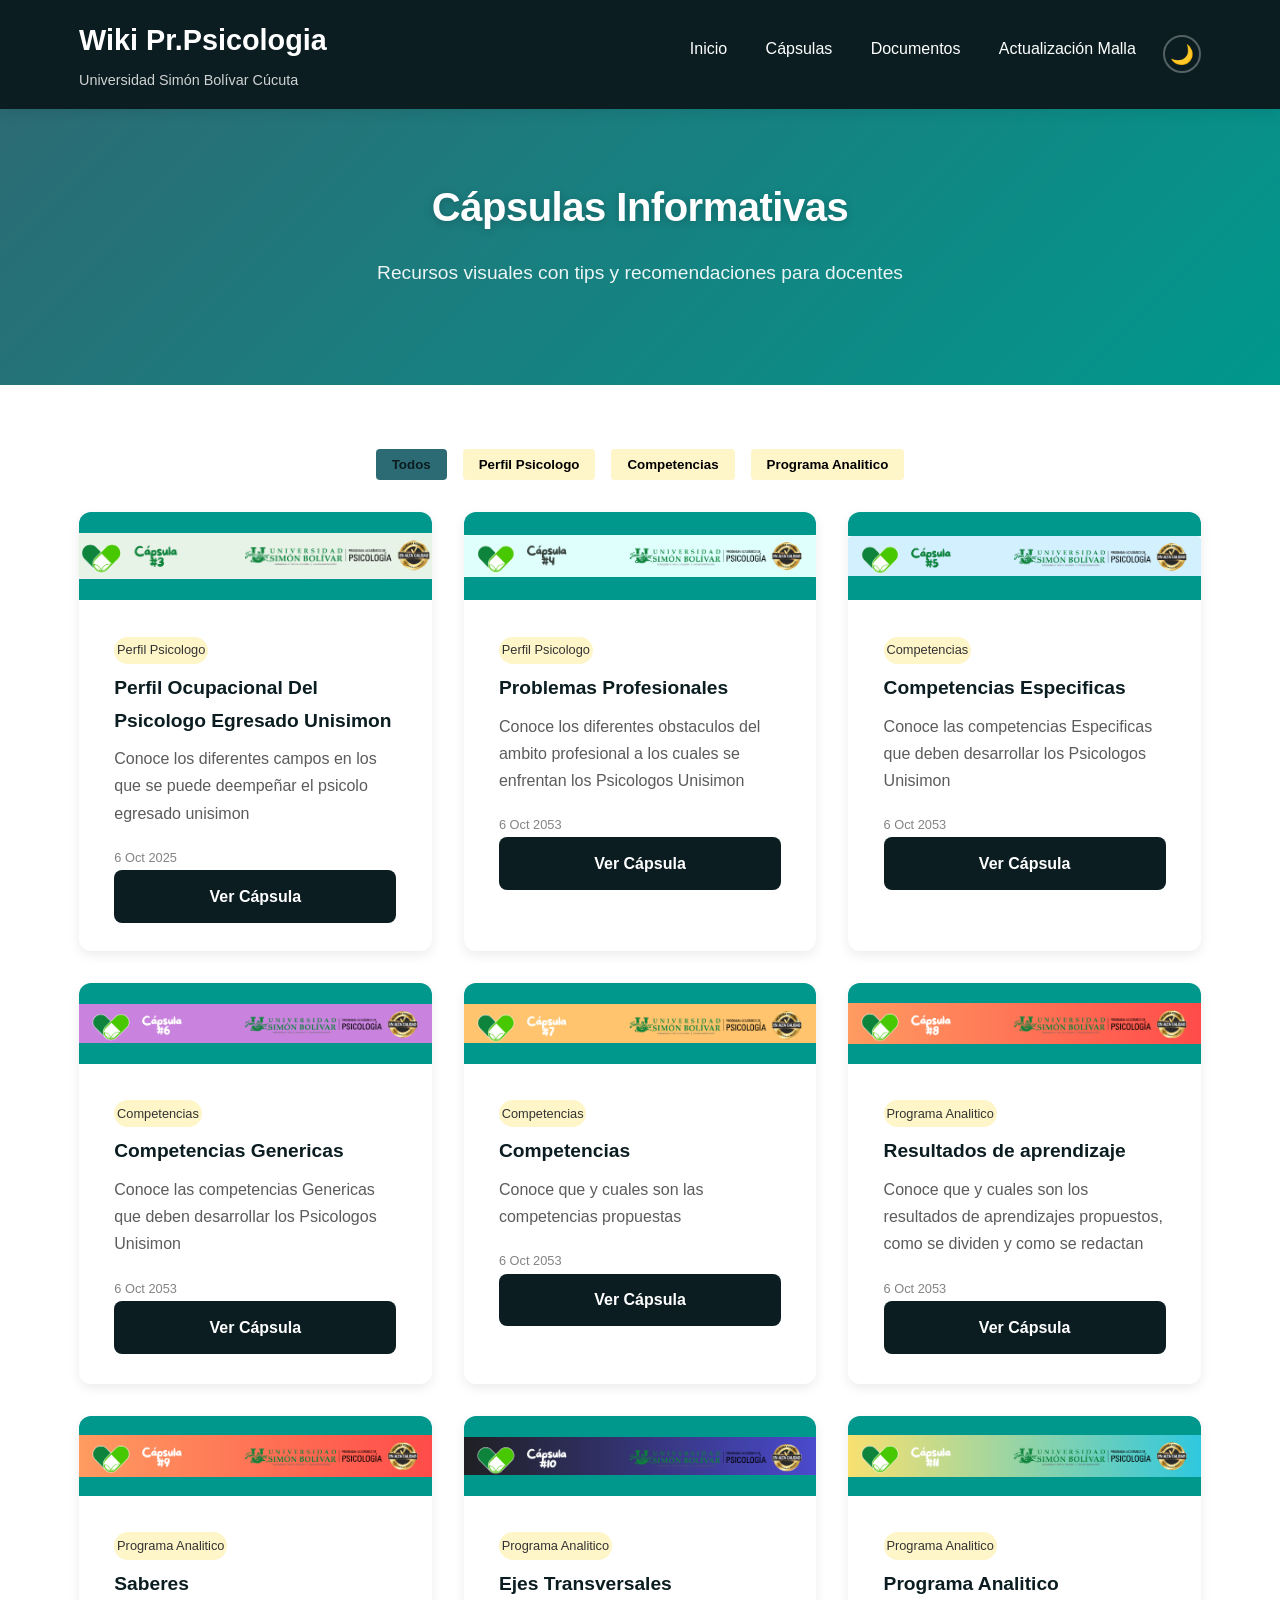
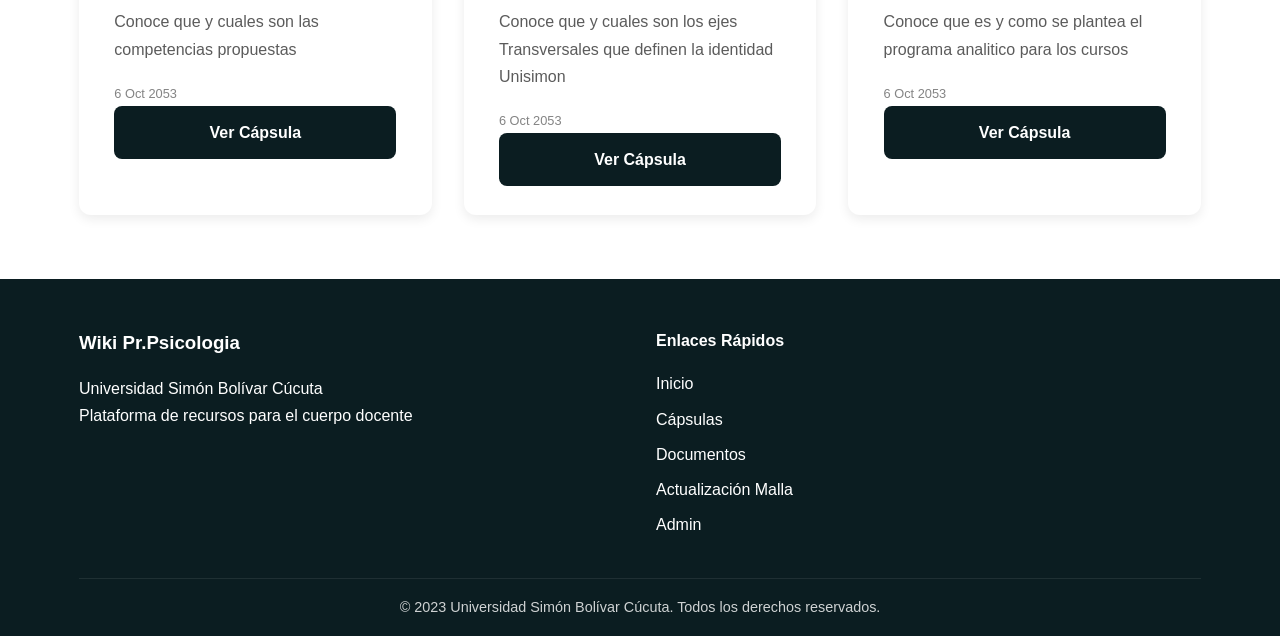
<file: html/main-capsulas.htm>
<!DOCTYPE html>
<html lang="es">
<head>
    <meta charset="UTF-8">
    <meta name="viewport" content="width=device-width, initial-scale=1.0">
    <title>Cápsulas Informativas - Wiki Pr.Psicologia</title>
    <link rel="stylesheet" href="../css/style.css">
</head>
<body>
    <header class="header">
        <div class="container">
            <div class="logo">
                <h1>Wiki Pr.Psicologia</h1>
                <p>Universidad Simón Bolívar Cúcuta</p>
            </div>  
            <nav class="navbar">
                <ul class="nav-menu">
                    <li><a href="../index.html" class="nav-link">Inicio</a></li>
                    <li><a href="#inicio-capsulas" class="nav-link active">Cápsulas</a></li>
                    <li><a href="../html/documentos.html" class="nav-link">Documentos</a></li>
                    <li><a href="../html/maya.html" class="nav-link">Actualización Malla</a></li>
                    <li><button id="theme-toggle" class="theme-toggle" aria-label="Cambiar modo oscuro">🌙</button></li>
                </ul>
                <div class="hamburger">
                    <span></span>
                    <span></span>
                    <span></span>
                </div>
            </nav>
        </div>
    </header>

    <section id="inicio-capsulas" class="hero">
        <div class="container">
            <div class="hero-content">
                <h2>Cápsulas Informativas</h2>
                <p>Recursos visuales con tips y recomendaciones para docentes</p>
            </div>
        </div>
    </section>

    <section class="capsulas-lista">
        <div class="container">
            <div class="filtro">
                <button class="filtro-btn active" data-filtro="todos">Todos</button>
                <button class="filtro-btn" data-filtro="Perfil Psicologo">Perfil Psicologo</button>
                <button class="filtro-btn" data-filtro="Competencias">Competencias</button>
                <button class="filtro-btn" data-filtro="Programa Analitico">Programa Analitico</button>
            </div>
            
            <div class="capsulas-grid">
                <!-- ---------------------------------------------------------------------------------------------------  -->
                <!-- ejemplo capsula 
                        copiar y pegar el fragmento de codigo y reemplazar lo que se encuentr entre parentesis con la informacion solicitada 
                -->
                <!-- 
                
                <div class="capsula-card" data-categoria="pedagogia">
                    <div class="capsula-img">
                        <img src="../img/capsulas/
                        
                        (archivo del banner de la capsula.jpg,png,etc..)
                        
                        "

                        alt="

                        (nombre de la capsula)

                        ">
                    </div>
                    <div class="capsula-content">
                        <span class="capsula-categoria">

                            (nombre de la categoria) 
                        
                        </span>
                        <h3 class="capsula-titulo">

                            (nombre de la capsula)

                        </h3>
                        <p class="capsula-descripcion">
                            
                            (Descripcion de la capsula)
                        
                        </p>
                        <span class="capsula-fecha">

                            (Fecha en la que se esta subiendo esta capsula)
                        
                        </span>

                        <a href="../img/capsulas/
                        
                        (archivo dde la capsula.png,jpg,etc..)
                        
                        " class="btn-c">Ver Cápsula</a>

                    </div>
                </div> 
                
                -->

                <!-- Cápsula 3 -->
                <div class="capsula-card" data-categoria="Perfil Psicologo">
                    <div class="capsula-img">
                        <img src="../img/capsulas/Capsula3Banner.png" width="100%" alt="Plataformas Virtuales">
                    </div>
                    <div class="capsula-content">
                        <span class="capsula-categoria">Perfil Psicologo</span>
                        <h3 class="capsula-titulo">Perfil Ocupacional Del Psicologo Egresado Unisimon</h3>
                        <p class="capsula-descripcion">Conoce los diferentes campos en los que se puede deempeñar el psicolo egresado unisimon</p>
                        <span class="capsula-fecha">6 Oct 2025</span>
                        <a href="../img/capsulas/Capsula3PerfilOcupacional.png" class="btn-c">Ver Cápsula</a>
                    </div>
                </div>


                <!-- Cápsula 4 -->
                <div class="capsula-card" data-categoria="Perfil Psicologo">
                    <div class="capsula-img">
                        <img src="../img/capsulas/Capsula4Banner.png" width="100%" alt="Plataformas Virtuales">
                    </div>
                    <div class="capsula-content">
                        <span class="capsula-categoria">Perfil Psicologo</span>
                        <h3 class="capsula-titulo">Problemas Profesionales</h3>
                        <p class="capsula-descripcion">Conoce los diferentes obstaculos del ambito profesional a los cuales se enfrentan los Psicologos Unisimon</p>
                        <span class="capsula-fecha">6 Oct 2053</span>
                        <a href="../img/capsulas/Capsula4ProblemasProfesionales.png" class="btn-c">Ver Cápsula</a>
                    </div>
                </div>


                <!-- Cápsula 5 -->
                <div class="capsula-card" data-categoria="Competencias">
                    <div class="capsula-img">
                        <img src="../img/capsulas/Capsula5Banner.png" width="100%" alt="Plataformas Virtuales">
                    </div>
                    <div class="capsula-content">
                        <span class="capsula-categoria">Competencias</span>
                        <h3 class="capsula-titulo">Competencias Especificas</h3>
                        <p class="capsula-descripcion">Conoce las competencias Especificas que deben desarrollar los Psicologos Unisimon</p>
                        <span class="capsula-fecha">6 Oct 2053</span>
                        <a href="../img/capsulas/Capsula5CompetenciasEspecificas.png" class="btn-c">Ver Cápsula</a>
                    </div>
                </div>

                <!-- Cápsula 6 -->
                <div class="capsula-card" data-categoria="Competencias">
                    <div class="capsula-img">
                        <img src="../img/capsulas/Capsula6Banner.png" width="100%" alt="Plataformas Virtuales">
                    </div>
                    <div class="capsula-content">
                        <span class="capsula-categoria">Competencias</span>
                        <h3 class="capsula-titulo">Competencias Genericas</h3>
                        <p class="capsula-descripcion">Conoce las competencias Genericas que deben desarrollar los Psicologos Unisimon</p>
                        <span class="capsula-fecha">6 Oct 2053</span>
                        <a href="../img/capsulas/Capsula6CompetenciasGenericas.png" class="btn-c">Ver Cápsula</a>
                    </div>
                </div>

                <!-- Cápsula 7 -->
                <div class="capsula-card" data-categoria="Competencias">
                    <div class="capsula-img">
                        <img src="../img/capsulas/Capsula7Banner.png" width="100%" alt="Plataformas Virtuales">
                    </div>
                    <div class="capsula-content">
                        <span class="capsula-categoria">Competencias</span>
                        <h3 class="capsula-titulo">Competencias</h3>
                        <p class="capsula-descripcion">Conoce que y cuales son las competencias propuestas</p>
                        <span class="capsula-fecha">6 Oct 2053</span>
                        <a href="../img/capsulas/Capsula7Competencias.png" class="btn-c">Ver Cápsula</a>
                    </div>
                </div>

                <!-- Cápsula 8 -->
                <div class="capsula-card" data-categoria="Programa Analitico">
                    <div class="capsula-img">
                        <img src="../img/capsulas/Capsula8Banner.png" width="100%" alt="Plataformas Virtuales">
                    </div>
                    <div class="capsula-content">
                        <span class="capsula-categoria">Programa Analitico</span>
                        <h3 class="capsula-titulo">Resultados de aprendizaje</h3>
                        <p class="capsula-descripcion">Conoce que y cuales son los resultados de aprendizajes propuestos, como se dividen y como se redactan</p>
                        <span class="capsula-fecha">6 Oct 2053</span>
                        <a href="../img/capsulas/Capsula8Resultados.png" class="btn-c">Ver Cápsula</a>
                    </div>
                </div>

                <!-- Cápsula 9 -->
                <div class="capsula-card" data-categoria="Programa Analitico">
                    <div class="capsula-img">
                        <img src="../img/capsulas/Capsula9Banner.png" width="100%" alt="Plataformas Virtuales">
                    </div>
                    <div class="capsula-content">
                        <span class="capsula-categoria">Programa Analitico</span>
                        <h3 class="capsula-titulo">Saberes</h3>
                        <p class="capsula-descripcion">Conoce que y cuales son las competencias propuestas</p>
                        <span class="capsula-fecha">6 Oct 2053</span>
                        <a href="../img/capsulas/Capsula9Saberes.png" class="btn-c">Ver Cápsula</a>
                    </div>
                </div>

                <!-- Cápsula 10 -->
                <div class="capsula-card" data-categoria="Programa Analitico">
                    <div class="capsula-img">
                        <img src="../img/capsulas/Capsula10Banner.png" width="100%" alt="Plataformas Virtuales">
                    </div>
                    <div class="capsula-content">
                        <span class="capsula-categoria">Programa Analitico</span>
                        <h3 class="capsula-titulo">Ejes Transversales</h3>
                        <p class="capsula-descripcion">Conoce que y cuales son los ejes Transversales que definen la identidad Unisimon</p>
                        <span class="capsula-fecha">6 Oct 2053</span>
                        <a href="../img/capsulas/Capsula10EjesTransversales.png" class="btn-c">Ver Cápsula</a>
                    </div>
                </div>

                <!-- Cápsula 11 -->
                <div class="capsula-card" data-categoria="Programa Analitico">
                    <div class="capsula-img">
                        <img src="../img/capsulas/Capsula11Banner.png" width="100%" alt="Plataformas Virtuales">
                    </div>
                    <div class="capsula-content">
                        <span class="capsula-categoria">Programa Analitico</span>
                        <h3 class="capsula-titulo">Programa Analitico</h3>
                        <p class="capsula-descripcion">Conoce que es y como se plantea el programa analitico para los cursos</p>
                        <span class="capsula-fecha">6 Oct 2053</span>
                        <a href="../img/capsulas/Capsula11ProgramaAnalitico.png" class="btn-c">Ver Cápsula</a>
                    </div>
                </div>

                <!-- --------------------------------------------------------------------------------------  -->
            </div>
        </div>
    </section>

     <!-- Footer -->
    <footer class="footer">
        <div class="container">
            <div class="footer-content">
                <div class="footer-info">
                    <h3>Wiki Pr.Psicologia</h3>
                    <p>Universidad Simón Bolívar Cúcuta</p>
                    <p>Plataforma de recursos para el cuerpo docente</p>
                </div>
                <div class="footer-links">
                    <h4>Enlaces Rápidos</h4>
                    <ul>
                        <li><a href="../index.html">Inicio</a></li>
                        <li><a href="#inicio-capsulas">Cápsulas</a></li>
                        <li><a href="../html/documentos.html">Documentos</a></li>
                        <li><a href="../html/maya.html">Actualización Malla</a></li>
                        <li><a href="../admin.html">Admin</a></li>
                    </ul>
                </div>
            </div>
            <div class="footer-bottom">
                <p>&copy; 2023 Universidad Simón Bolívar Cúcuta. Todos los derechos reservados.</p>
            </div>
        </div>
    </footer>

    <script src="../js/capsulas.js"></script>
</body>
</html>
</file>
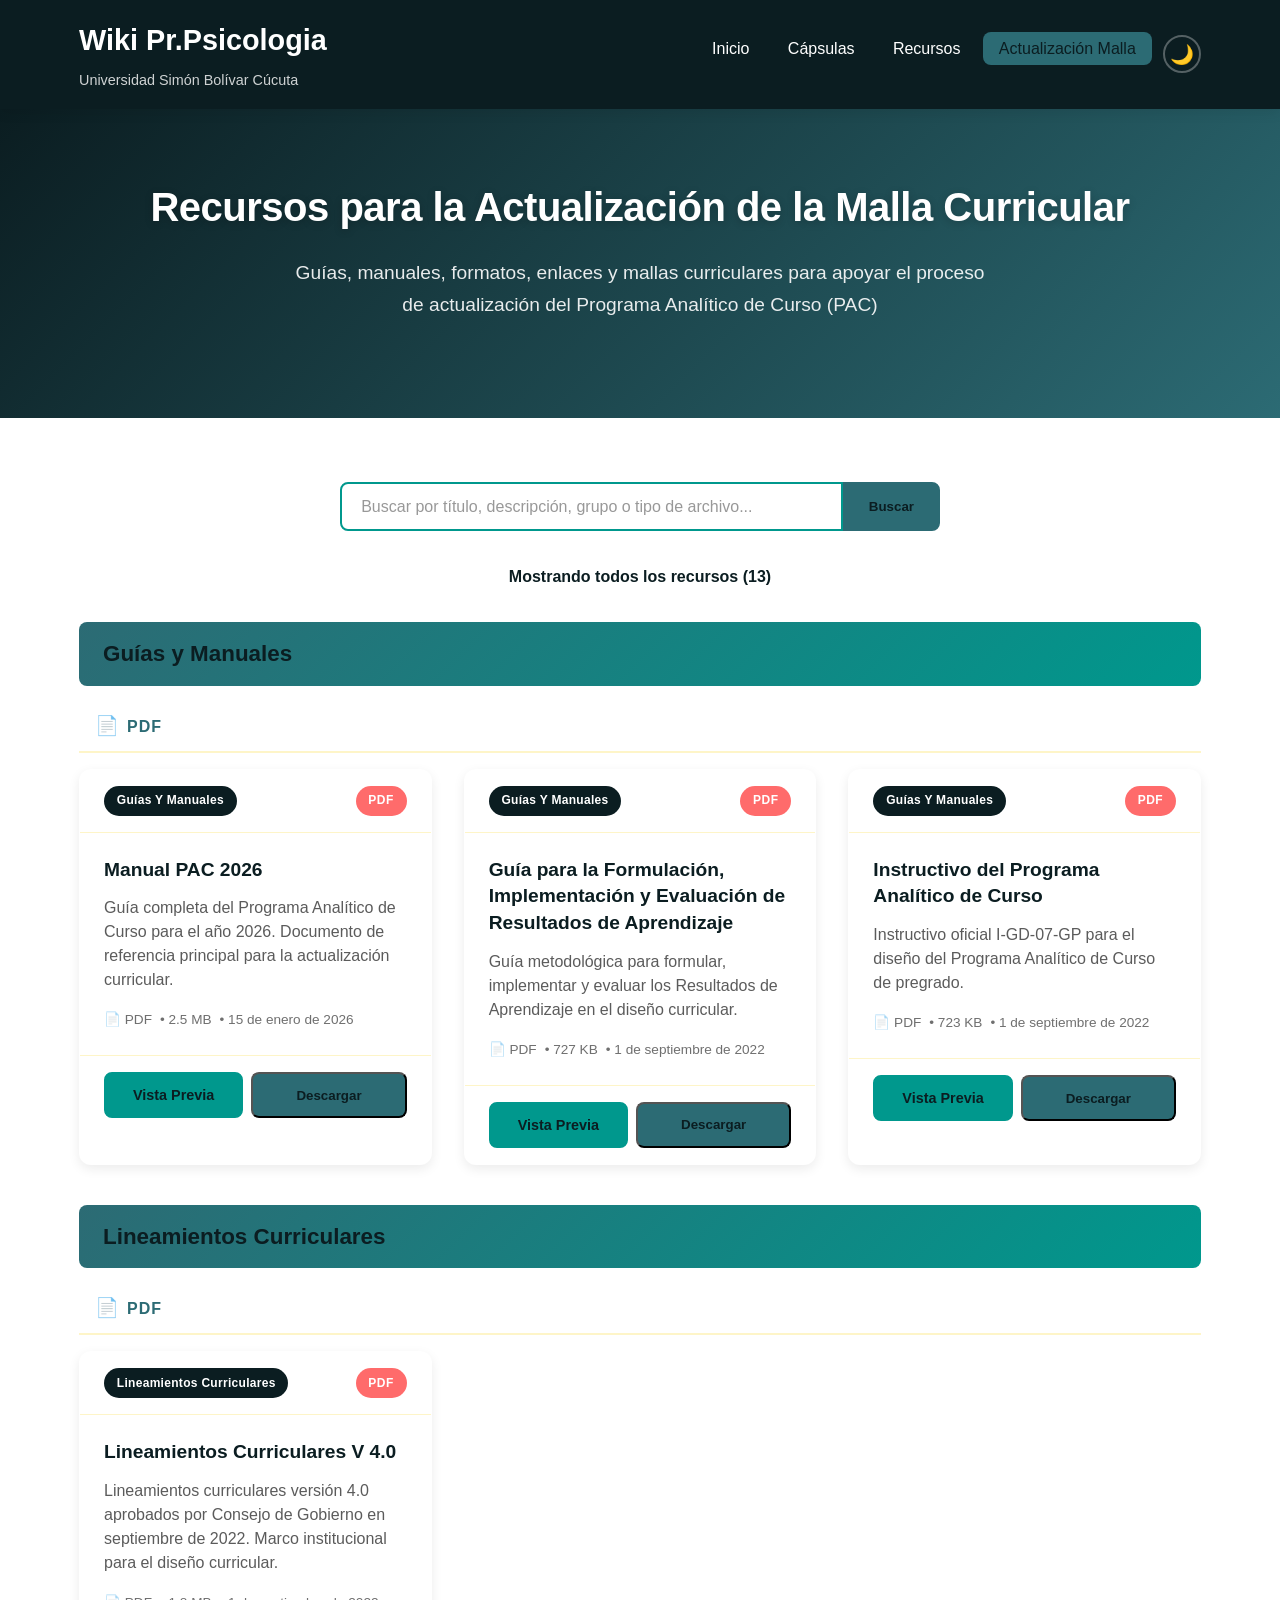
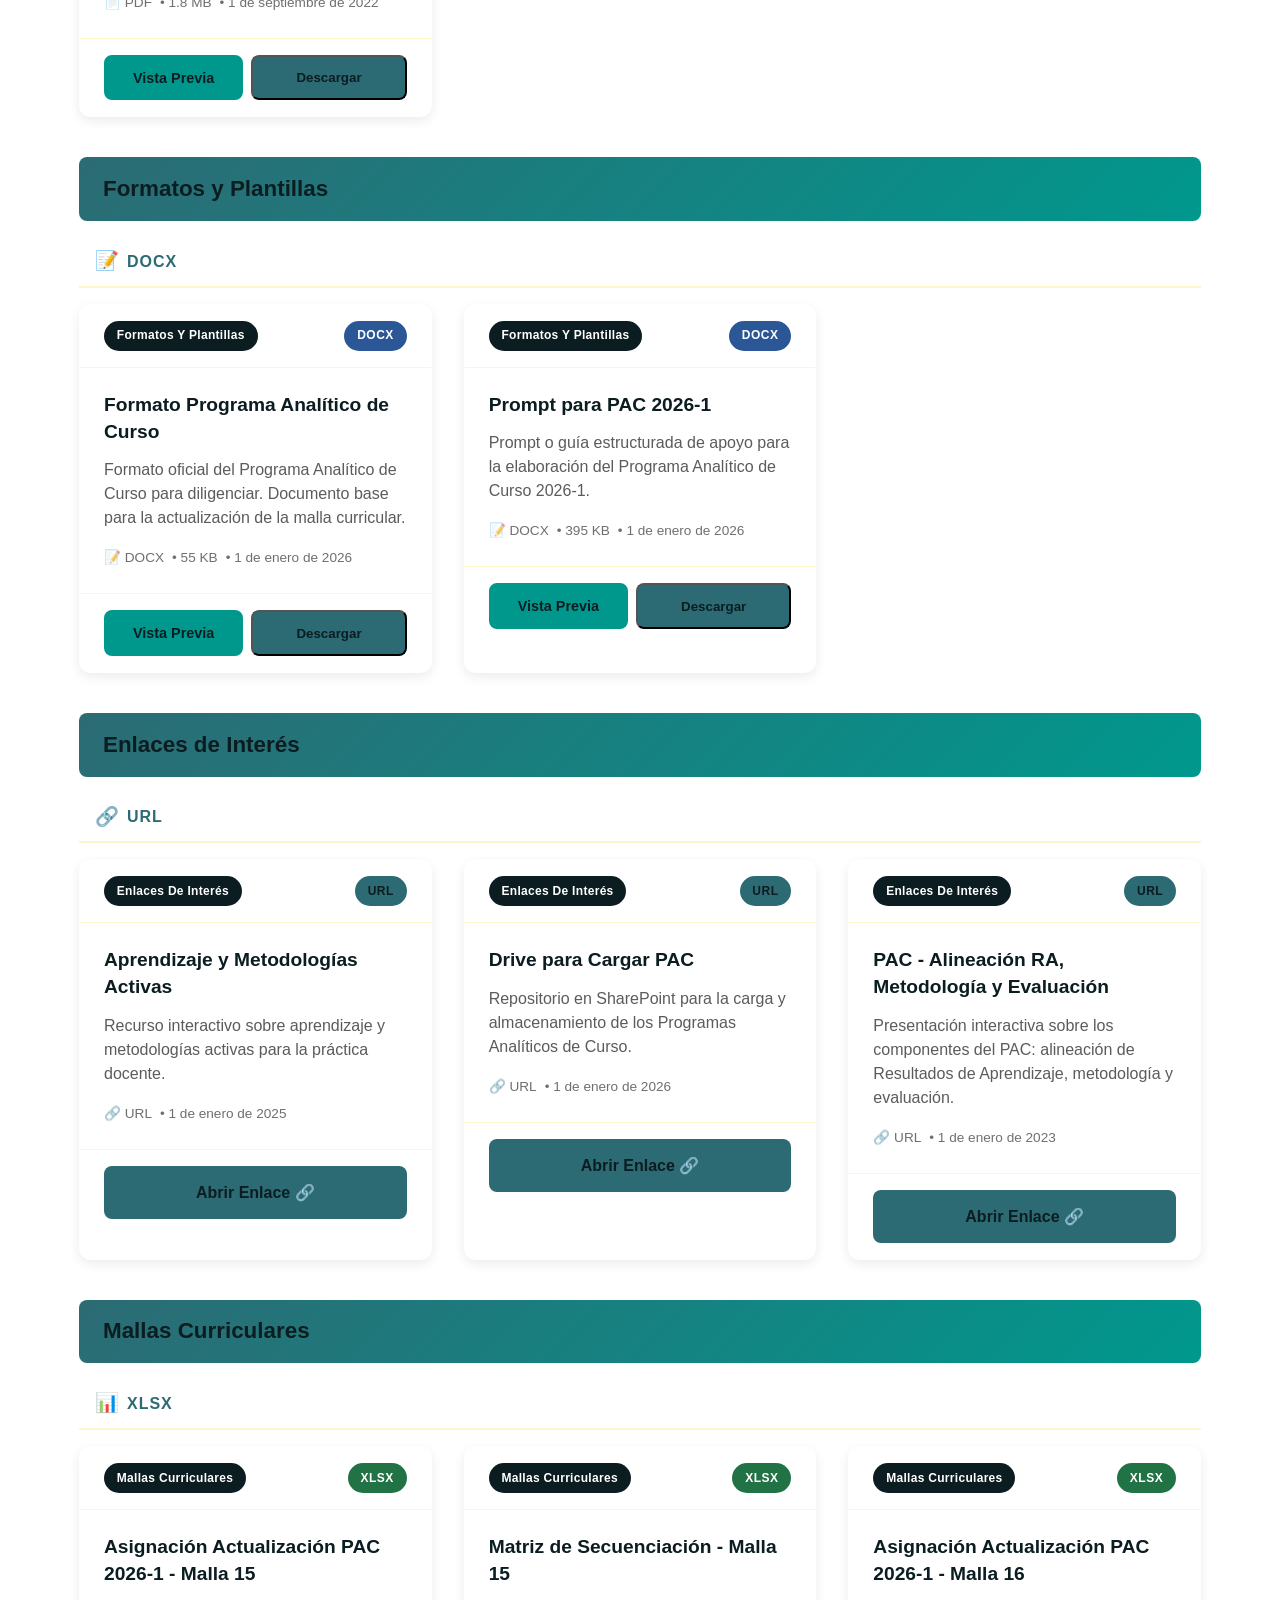
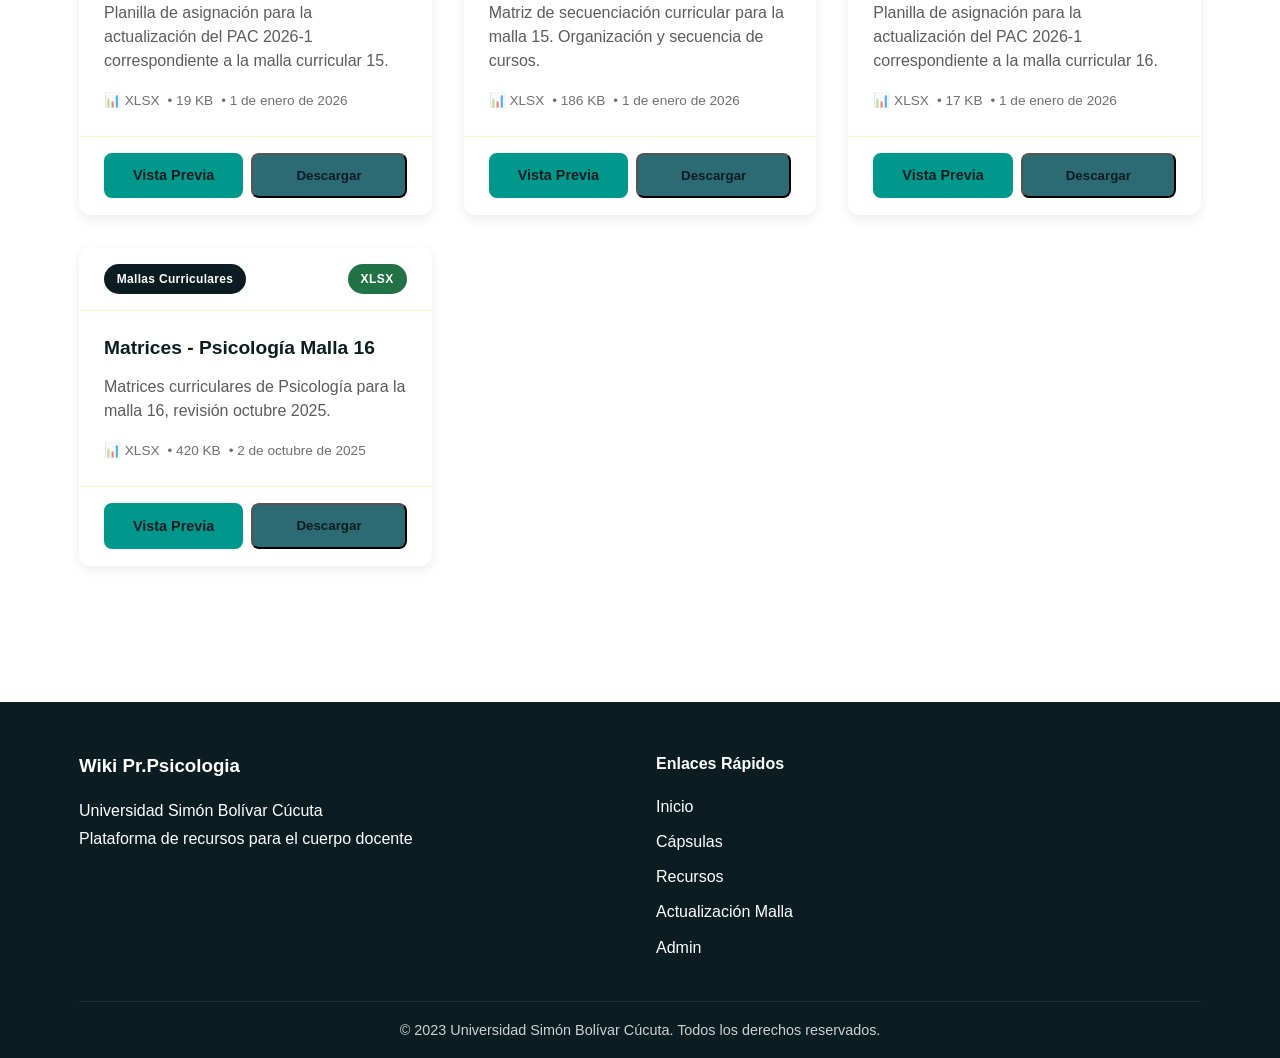
<file: html/maya.html>
<!DOCTYPE html>
<html lang="es">
<head>
    <meta charset="UTF-8">
    <meta name="viewport" content="width=device-width, initial-scale=1.0">
    <title>Actualización Malla Curricular - Wiki Pr.Psicologia</title>
    <link rel="stylesheet" href="../css/style.css">
</head>
<body>
    <header class="header">
        <div class="container">
            <div class="logo">
                <h1>Wiki Pr.Psicologia</h1>
                <p>Universidad Simón Bolívar Cúcuta</p>
            </div>
            <nav class="navbar">
                <ul class="nav-menu">
                    <li><a href="../index.html" class="nav-link">Inicio</a></li>
                    <li><a href="../html/main-capsulas.htm" class="nav-link">Cápsulas</a></li>
                    <li><a href="../html/documentos.html" class="nav-link">Recursos</a></li>
                    <li><a href="../html/maya.html" class="nav-link active">Actualización Malla</a></li>
                    <li><button id="theme-toggle" class="theme-toggle" aria-label="Cambiar modo oscuro">🌙</button></li>
                </ul>
                <div class="hamburger">
                    <span></span>
                    <span></span>
                    <span></span>
                </div>
            </nav>
        </div>
    </header>

    <section class="hero hero-maya">
        <div class="container">
            <div class="hero-content">
                <h2>Recursos para la Actualización de la Malla Curricular</h2>
                <p>Guías, manuales, formatos, enlaces y mallas curriculares para apoyar el proceso de actualización del Programa Analítico de Curso (PAC)</p>
            </div>
        </div>
    </section>

    <section class="recursos">
        <div class="container">
            <div class="buscador-recursos">
                <input type="text" id="buscador" placeholder="Buscar por título, descripción, grupo o tipo de archivo...">
                <button type="button" id="btn-buscar">Buscar</button>
            </div>

            <div class="contador-resultados">
                <span id="contador">Mostrando todos los recursos</span>
            </div>

            <div id="lista-maya">
                <!-- Se renderiza con JavaScript -->
            </div>

            <div id="sin-resultados" class="sin-resultados" style="display: none;">
                <h3>No se encontraron recursos</h3>
                <p>Intenta con otros términos de búsqueda</p>
            </div>
        </div>
    </section>

    <!-- Modal de Vista Previa -->
    <div id="modal-preview" class="modal-overlay" style="display: none;">
        <div class="modal-contenido">
            <div class="modal-header">
                <h3 id="modal-titulo-preview">Vista Previa</h3>
                <button class="modal-cerrar" onclick="cerrarPreview()">&times;</button>
            </div>
            <div class="modal-cuerpo" id="modal-cuerpo-preview">
                <!-- Se renderiza con JavaScript -->
            </div>
        </div>
    </div>

    <footer class="footer">
        <div class="container">
            <div class="footer-content">
                <div class="footer-info">
                    <h3>Wiki Pr.Psicologia</h3>
                    <p>Universidad Simón Bolívar Cúcuta</p>
                    <p>Plataforma de recursos para el cuerpo docente</p>
                </div>
                <div class="footer-links">
                    <h4>Enlaces Rápidos</h4>
                    <ul>
                        <li><a href="../index.html">Inicio</a></li>
                        <li><a href="../html/main-capsulas.htm">Cápsulas</a></li>
                        <li><a href="../html/documentos.html">Recursos</a></li>
                        <li><a href="../html/maya.html">Actualización Malla</a></li>
                        <li><a href="../admin.html">Admin</a></li>
                    </ul>
                </div>
            </div>
            <div class="footer-bottom">
                <p>&copy; 2023 Universidad Simón Bolívar Cúcuta. Todos los derechos reservados.</p>
            </div>
        </div>
    </footer>

    <script src="../js/maya.js"></script>
</body>
</html>
</file>
<file: css/style.css>
/* Variables de colores según la paleta proporcionada */
:root {
    --color1: #0b1d21;
    --color2: #2c6b74;
    --color3: #00988d;
    --color4: #ffffff;
    --color5: #fef5c8;
    --text-dark: #333333;
    --text-light: #ffffff;
    --shadow: 0 4px 12px rgba(0, 0, 0, 0.08);
    --shadow-hover: 0 8px 30px rgba(0, 0, 0, 0.12);
    --transition: all 0.3s cubic-bezier(0.4, 0, 0.2, 1);
}

[data-theme="dark"] {
    --color1: #0d1f24;
    --color2: #3d8b95;
    --color3: #00c4b3;
    --color4: #121212;
    --color5: #1e2a2d;
    --text-dark: #d4d4d4;
    --text-light: #f0f0f0;
    --shadow: 0 4px 12px rgba(0, 0, 0, 0.4);
    --shadow-hover: 0 8px 30px rgba(0, 0, 0, 0.5);
}

[data-theme="dark"] .recurso-titulo,
[data-theme="dark"] .capsula-titulo,
[data-theme="dark"] .section-title,
[data-theme="dark"] .maya-grupo-titulo,
[data-theme="dark"] .capsula-header h1,
[data-theme="dark"] .documento-item h3,
[data-theme="dark"] .recurso-categoria,
[data-theme="dark"] .no-preview-msg h3,
[data-theme="dark"] .sin-resultados h3,
[data-theme="dark"] .hero-content h2,
[data-theme="dark"] .contador-resultados,
[data-theme="dark"] .breadcrumb span,
[data-theme="dark"] .tip-item h3,
[data-theme="dark"] .capsula-contenido h2 {
    color: var(--text-light);
}

[data-theme="dark"] .capsula-descripcion,
[data-theme="dark"] .recurso-descripcion,
[data-theme="dark"] .documento-item p,
[data-theme="dark"] .no-preview-msg p,
[data-theme="dark"] .sin-resultados p,
[data-theme="dark"] .section-subtitle {
    color: var(--text-dark);
}

[data-theme="dark"] .modal-cuerpo {
    background-color: #1a1a1a;
}

[data-theme="dark"] .recurso-header {
    border-bottom-color: rgba(255, 255, 255, 0.08);
}

[data-theme="dark"] .maya-banner {
    border-color: var(--color2);
}

[data-theme="dark"] .recurso-footer {
    border-top-color: rgba(255, 255, 255, 0.08);
}

[data-theme="dark"] .capsula-header {
    border-bottom-color: var(--color2);
}

[data-theme="dark"] .recurso-card,
[data-theme="dark"] .capsula-card,
[data-theme="dark"] .documento-item,
[data-theme="dark"] .modal-contenido,
[data-theme="dark"] .capsula-completa,
[data-theme="dark"] .tip-item {
    background-color: #1a1e24;
}

[data-theme="dark"] .recurso-card {
    border: 1px solid rgba(255, 255, 255, 0.06);
}

[data-theme="dark"] .recurso-card:hover {
    border-color: var(--color2);
}

[data-theme="dark"] .capsula-card {
    border: 1px solid rgba(255, 255, 255, 0.06);
}

[data-theme="dark"] .documentos {
    background-color: var(--color5);
}

[data-theme="dark"] .recursos-btn,
[data-theme="dark"] .filtro-btn,
[data-theme="dark"] .capsula-categoria {
    background-color: var(--color5);
    color: var(--text-light);
}

[data-theme="dark"] .recursos-btn:hover,
[data-theme="dark"] .filtro-btn:hover,
[data-theme="dark"] .recursos-btn.active,
[data-theme="dark"] .filtro-btn.active {
    background-color: var(--color2);
    color: var(--color1);
}

[data-theme="dark"] .maya-subtipo-header {
    border-bottom-color: rgba(255, 255, 255, 0.1);
}

[data-theme="dark"] .maya-subtipo-nombre {
    color: var(--color3);
}

/* Reset y estilos base */
* {
    margin: 0;
    padding: 0;
    box-sizing: border-box;
}

body {
    font-family: 'Segoe UI', Tahoma, Geneva, Verdana, sans-serif;
    line-height: 1.7;
    color: var(--text-dark);
    background-color: var(--color4);
    transition: background-color 0.3s ease, color 0.3s ease;
}

.container {
    width: 90%;
    max-width: 1200px;
    margin: 0 auto;
    padding: 0 15px;
}

/* Header y Navegación */
.header {
    background-color: var(--color1);
    color: var(--text-light);
    padding: 1rem 0;
    position: sticky;
    top: 0;
    z-index: 1000;
    box-shadow: var(--shadow);
}

.header .container {
    display: flex;
    justify-content: space-between;
    align-items: center;
}

.logo h1 {
    font-size: 1.8rem;
    margin-bottom: 0.2rem;
}

.logo p {
    font-size: 0.9rem;
    opacity: 0.8;
}

.nav-menu {
    display: flex;
    list-style: none;
}

.nav-link {
    color: var(--text-light);
    text-decoration: none;
    padding: 0.5rem 1rem;
    margin: 0 0.2rem;
    border-radius: 8px;
    font-weight: 500;
    transition: var(--transition);
}

.nav-link:hover, .nav-link.active {
    background-color: var(--color2);
    color: var(--color1);
}

/* Toggle modo oscuro */
.theme-toggle {
    background: none;
    border: 2px solid rgba(255, 255, 255, 0.3);
    color: var(--text-light);
    width: 38px;
    height: 38px;
    border-radius: 50%;
    cursor: pointer;
    font-size: 1.2rem;
    line-height: 1;
    transition: var(--transition);
    display: flex;
    align-items: center;
    justify-content: center;
    margin-left: 0.5rem;
    padding: 0;
}

.theme-toggle:hover {
    background-color: var(--color2);
    border-color: var(--color2);
    transform: rotate(15deg);
}

.hamburger {
    display: none;
    flex-direction: column;
    cursor: pointer;
}

.hamburger span {
    height: 3px;
    width: 25px;
    background: var(--text-light);
    margin-bottom: 4px;
    border-radius: 5px;
    transition: var(--transition);
}

/* Hero Section */
.hero {
    background: linear-gradient(135deg, var(--color2), var(--color3));
    color: var(--text-light);
    padding: 4rem 0;
    text-align: center;
}

.hero-content h2 {
    font-size: 2.5rem;
    margin-bottom: 1rem;
    text-shadow: 0 2px 8px rgba(0, 0, 0, 0.2);
    letter-spacing: -0.5px;
}

.hero-content p {
    font-size: 1.2rem;
    margin-bottom: 2rem;
    max-width: 700px;
    margin-left: auto;
    margin-right: auto;
    opacity: 0.92;
}

.btn {
    display: inline-block;
    background-color: var(--color1);
    color: var(--text-light);
    padding: 0.8rem 1.5rem;
    border-radius: 8px;
    text-decoration: none;
    font-weight: 600;
    transition: var(--transition);
    border: none;
    cursor: pointer;
}

.btn-c {
    display: block;
    background-color: var(--color1);
    color: var(--text-light);
    padding: 0.8rem 1.5rem;
    border-radius: 8px;
    text-decoration: none;
    font-weight: 600;
    transition: var(--transition);
    text-align: center;
}


.btn:hover, .btn-c:hover {
    background-color: var(--color5);
    color: var(--color1);
    transform: translateY(-2px);
    box-shadow: var(--shadow-hover);
}

/* Secciones generales */
section {
    padding: 4rem 0;
}

.section-title {
    text-align: center;
    font-size: 2rem;
    margin-bottom: 0.8rem;
    color: var(--color1);
    letter-spacing: 0.5px;
    font-weight: 700;
}

.section-subtitle {
    text-align: center;
    margin-bottom: 2rem;
    color: var(--text-dark);
    opacity: 0.75;
    font-size: 1.05rem;
}

/* recursos disponibles */
.recursos {
    display: flex;
    justify-content: center;
    flex-wrap: wrap;
    gap: 1rem;
    margin-bottom: 2rem;
}

.recursos-btn {
    background-color: var(--color5);
    border: none;
    padding: 0.5rem 1rem;
    border-radius: 4px;
    cursor: pointer;
    transition: var(--transition);
    font-weight: bold;
}

.recursos-btn:hover, .recursos-btn.active {
    background-color: var(--color2);
    color: var(--color1);
}

/* Grid de cápsulas */
.capsulas-grid {
    display: grid;
    grid-template-columns: repeat(auto-fill, minmax(300px, 1fr));
    gap: 2rem;
}

.capsula-card {
    background-color: var(--color4);
    border-radius: 12px;
    overflow: hidden;
    box-shadow: var(--shadow);
    transition: var(--transition);
}

.capsula-card:hover {
    transform: translateY(-6px);
    box-shadow: var(--shadow-hover);
}

.capsula-img {
    width: auto;
    height: 20%;
    background-color: var(--color3);
    display: flex;
    align-items: center;
    justify-content: center;
    color: var(--color1);   
    font-weight: bold;
}

.capsula-content {
    padding: 10%;
    margin-bottom: 10%;
}

.capsula-categoria {
    display: inline-block;
    background-color: var(--color5);
    padding: 1%;
    border-radius: 20px;
    font-size: 0.8rem;
    margin-bottom: 0.5rem;
}

.capsula-titulo {
    font-size: 1.2rem;
    margin-bottom: 0.5rem;
    color: var(--color1);
}

.capsula-descripcion {
    color: var(--text-dark);
    opacity: 0.8;
    margin-bottom: 1rem;
}

.capsula-fecha {
    font-size: 0.8rem;
    color: var(--text-dark);
    opacity: 0.6;
}

/* Sección de documentos */
.documentos {
    background-color: var(--color5);
}

.documentos-lista {
    width: 50%;
    display: block;
    margin-inline: inherit;
    grid-template-columns: repeat(auto-fill, minmax(300px, 1fr));
    gap: 2rem;
}

.documento-item {
    background-color: var(--color4);
    padding: 1.5rem;
    border-radius: 12px;
    box-shadow: var(--shadow);
    transition: var(--transition);
}

.documento-item:hover {
    transform: translateY(-3px);
    box-shadow: var(--shadow-hover);
}

.documento-item h3 {
    color: var(--color1);
    margin-bottom: 0.5rem;
}

.documento-item p {
    margin-bottom: 1rem;
    opacity: 0.8;
}

.doc-link {
    display: block;
    margin: 0 auto;
    text-align: center;
    max-width: 280px;
    background-color: var(--color2);
    color: var(--color1);
    padding: 0.7rem 1.5rem;
    border-radius: 8px;
    text-decoration: none;
    font-weight: 600;
    transition: var(--transition);
}

.doc-link:hover {
    background-color: var(--color1);
    color: var(--text-light);
    transform: translateY(-2px);
    box-shadow: var(--shadow-hover);
}

/* Footer */
.footer {
    background-color: var(--color1);
    color: var(--text-light);
    padding: 3rem 0 1rem;
}

.footer-content {
    display: grid;
    grid-template-columns: repeat(auto-fit, minmax(250px, 1fr));
    gap: 2rem;
    margin-bottom: 2rem;
}

.footer-info h3 {
    margin-bottom: 1rem;
}

.footer-links h4 {
    margin-bottom: 1rem;
}

.footer-links ul {
    list-style: none;
}

.footer-links li {
    margin-bottom: 0.5rem;
}

.footer-links a {
    color: var(--text-light);
    text-decoration: none;
    transition: var(--transition);
}

.footer-links a:hover {
    color: var(--color3);
}

.footer-bottom {
    text-align: center;
    padding-top: 1rem;
    border-top: 1px solid rgba(255, 255, 255, 0.1);
    font-size: 0.9rem;
    opacity: 0.8;
}

/* Responsive Design */
@media (max-width: 768px) {
    .hamburger {
        display: flex;
    }
    
    .nav-menu {
        position: fixed;
        left: -100%;
        top: 70px;
        flex-direction: column;
        background-color: var(--color1);
        width: 100%;
        text-align: center;
        transition: 0.3s;
        box-shadow: 0 10px 27px rgba(0, 0, 0, 0.05);
        padding: 2rem 0;
    }
    
    .nav-menu.active {
        left: 0;
    }
    
    .nav-link {
        display: block;
        margin: 0.5rem 0;
        padding: 1rem;
    }

    .theme-toggle {
        margin: 0.5rem auto;
        width: 44px;
        height: 44px;
    }
    
    .hero-content h2 {
        font-size: 2rem;
    }
    
    .capsulas-grid, .documentos-lista {
        grid-template-columns: 1fr;
    }
}



    /* capsulas */

    /* Estilos para páginas de cápsulas */
.capsulas-lista {
    padding: 4rem 0;
}

.breadcrumb {
    margin-bottom: 2rem;
    font-size: 0.9rem;
}

.breadcrumb a {
    color: var(--color2);
    text-decoration: none;
}

.breadcrumb a:hover {
    text-decoration: underline;
}

.breadcrumb span {
    color: var(--color1);
}

/* Detalle de cápsula */

/* filtros disponibles */
.filtro {
    display: flex;
    justify-content: center;
    flex-wrap: wrap;
    gap: 1rem;
    margin-bottom: 2rem;
}

.filtro-btn {
    background-color: var(--color5);
    border: none;
    padding: 0.5rem 1rem;
    border-radius: 4px;
    cursor: pointer;
    transition: var(--transition);
    font-weight: bold;
}

.filtro-btn:hover, .filtro-btn.active {
    background-color: var(--color2);
    color: var(--color1);
}

.capsula-detalle {
    padding: 2rem 0;
}

.capsula-completa {
    background: var(--color4);
    border-radius: 12px;
    padding: 2rem;
    box-shadow: var(--shadow);
}

.capsula-header {
    text-align: center;
    margin-bottom: 2rem;
    border-bottom: 2px solid var(--color3);
    padding-bottom: 1rem;
}

.capsula-header h1 {
    color: var(--color1);
    margin: 1rem 0;
}

.capsula-meta {
    display: flex;
    justify-content: center;
    gap: 2rem;
    font-size: 0.9rem;
    opacity: 0.8;
}

.capsula-imagen-principal {
    margin: 2rem 0;
    text-align: center;
}

.capsula-imagen-principal img {
    max-width: 100%;
    height: auto;
    border-radius: 8px;
    box-shadow: var(--shadow);
}

.capsula-contenido h2 {
    color: var(--color1);
    margin: 2rem 0 1rem 0;
    border-bottom: 1px solid var(--color5);
    padding-bottom: 0.5rem;
}

.tips-lista {
    display: grid;
    gap: 1.5rem;
    margin: 1.5rem 0;
}

.tip-item {
    background: var(--color4);
    padding: 1.5rem;
    border-radius: 8px;
    border-left: 4px solid var(--color2);
}

.tip-item h3 {
    color: var(--color1);
    margin-bottom: 0.5rem;
}

.recursos-lista {
    list-style: none;
    margin: 1rem 0;
}

.recursos-lista li {
    margin-bottom: 0.5rem;
}

.recursos-lista a {
    color: var(--color2);
    text-decoration: none;
}

.recursos-lista a:hover {
    text-decoration: underline;
}

.capsula-footer {
    margin-top: 3rem;
    padding-top: 2rem;
    border-top: 2px solid var(--color3);
}

.acciones-capsula {
    display: flex;
    gap: 1rem;
    justify-content: center;
}

.btn-secundario {
    background-color: var(--color3);
    color: var(--color1);
}

.btn-secundario:hover {
    background-color: var(--color2);
}
/* REURSOS */

/* Estilos para la página de recursos */
.recursos {
    padding: 4rem 0;
    background-color: var(--color4);
}

/* Buscador centrado */
.buscador-recursos {
    display: flex;
    justify-content: center;
    margin-bottom: 2rem;
    max-width: 600px;
    margin-left: auto;
    margin-right: auto;
}

.buscador-recursos input {
    flex: 1;
    padding: 0.85rem 1.2rem;
    border: 2px solid var(--color3);
    border-radius: 8px 0 0 8px;
    font-size: 1rem;
    outline: none;
    transition: var(--transition);
    background-color: var(--color4);
    color: var(--text-dark);
}

.buscador-recursos input:focus {
    border-color: var(--color2);
    box-shadow: 0 0 0 4px rgba(44, 107, 116, 0.15);
}

.buscador-recursos input::placeholder {
    color: var(--text-dark);
    opacity: 0.5;
}

.buscador-recursos button {
    background-color: var(--color2);
    color: var(--color1);
    border: 2px solid var(--color2);
    border-radius: 0 8px 8px 0;
    padding: 0.85rem 1.5rem;
    cursor: pointer;
    font-weight: 600;
    transition: var(--transition);
}

.buscador-recursos button:hover {
    background-color: var(--color1);
    color: var(--text-light);
}

/* Contador de resultados */
.contador-resultados {
    text-align: center;
    margin-bottom: 2rem;
    color: var(--color1);
    font-weight: bold;
}

/* Grid de recursos */
.recursos-grid {
    display: grid;
    grid-template-columns: repeat(auto-fill, minmax(350px, 1fr));
    gap: 2rem;
}

.recurso-card {
    background-color: var(--color4);
    border-radius: 12px;
    overflow: hidden;
    box-shadow: var(--shadow);
    transition: var(--transition);
    border: 1px solid transparent;
}

.recurso-card:hover {
    transform: translateY(-6px);
    box-shadow: var(--shadow-hover);
    border-color: var(--color3);
}

.recurso-card.destacado {
    border-color: var(--color2);
    position: relative;
}

.recurso-card.destacado::before {
    content: '';
    position: absolute;
    top: 0;
    left: 0;
    right: 0;
    height: 4px;
    background: linear-gradient(90deg, var(--color2), var(--color3));
}

.recurso-header {
    display: flex;
    justify-content: space-between;
    align-items: center;
    padding: 1rem 1.5rem;
    background-color: var(--color4);
    border-bottom: 1px solid var(--color5);
}

.recurso-categoria {
    background-color: var(--color1);
    color: var(--text-light);
    padding: 0.3rem 0.8rem;
    border-radius: 20px;
    font-size: 0.75rem;
    font-weight: 600;
    text-transform: capitalize;
    letter-spacing: 0.3px;
}

.recurso-destacado {
    background-color: var(--color2);
    color: var(--color1);
    padding: 0.3rem 0.8rem;
    border-radius: 20px;
    font-size: 0.75rem;
    font-weight: 600;
}

.recurso-body {
    padding: 1.5rem;
}

.recurso-titulo {
    color: var(--color1);
    font-size: 1.2rem;
    margin-bottom: 0.8rem;
    line-height: 1.4;
}

.recurso-descripcion {
    color: var(--text-dark);
    opacity: 0.8;
    margin-bottom: 1rem;
    line-height: 1.5;
}

.recurso-meta {
    display: flex;
    align-items: center;
    flex-wrap: wrap;
    gap: 0.5rem;
    font-size: 0.85rem;
    color: var(--text-dark);
    opacity: 0.7;
}

.recurso-footer {
    padding: 1rem 1.5rem;
    background-color: var(--color4);
    border-top: 1px solid var(--color5);
}

.btn-recurso {
    display: block;
    background-color: var(--color2);
    color: var(--color1);
    text-align: center;
    padding: 0.8rem 1.5rem;
    border-radius: 8px;
    text-decoration: none;
    font-weight: 600;
    transition: var(--transition);
}

.btn-recurso:hover {
    background-color: var(--color1);
    color: var(--text-light);
    transform: translateY(-1px);
    box-shadow: 0 4px 12px rgba(0, 0, 0, 0.15);
}

/* Hero para página maya */
.hero-maya {
    background: linear-gradient(135deg, var(--color1), var(--color2));
}

.hero-maya .hero-content h2 {
    color: var(--color4);
}

.hero-maya .hero-content p {
    color: var(--color4);
    opacity: 0.9;
}

/* Contenedor de banners dinámicos en Recursos */
#banners-secciones {
    margin-bottom: 2rem;
}

#banners-secciones h2 {
    color: var(--color1);
}

/* Banner de acceso a secciones en documentos.html */
.maya-banner {
    background: linear-gradient(135deg, var(--color1), var(--color2));
    border-radius: 12px;
    padding: 1.5rem 2rem;
    margin-bottom: 2rem;
    box-shadow: 0 4px 15px rgba(11, 29, 33, 0.3);
    border: 2px solid var(--color3);
}

.maya-banner-content {
    display: flex;
    align-items: center;
    gap: 1.5rem;
}

.maya-banner-icono {
    font-size: 3rem;
    flex-shrink: 0;
}

.maya-banner-texto {
    flex: 1;
}

.maya-banner-texto h3 {
    color: var(--color4);
    margin-bottom: 0.5rem;
    font-size: 1.3rem;
}

.maya-banner-texto p {
    color: var(--color4);
    opacity: 0.85;
    font-size: 0.95rem;
    margin: 0;
}

.maya-banner-btn {
    display: inline-block;
    background-color: var(--color3);
    color: var(--color1);
    padding: 0.8rem 1.5rem;
    border-radius: 8px;
    text-decoration: none;
    font-weight: bold;
    white-space: nowrap;
    transition: var(--transition);
    flex-shrink: 0;
}

.maya-banner-btn:hover {
    background-color: var(--color5);
    transform: translateY(-2px);
    box-shadow: 0 4px 10px rgba(0, 0, 0, 0.2);
}

.seccion-banner {
    transition: transform 0.3s ease, box-shadow 0.3s ease;
}

.seccion-banner:hover {
    transform: translateY(-4px);
    box-shadow: 0 8px 25px rgba(0, 0, 0, 0.25);
}

/* Modal de Vista Previa */
.modal-overlay {
    display: none;
    position: fixed;
    top: 0;
    left: 0;
    width: 100%;
    height: 100%;
    background-color: rgba(0, 0, 0, 0.7);
    backdrop-filter: blur(4px);
    -webkit-backdrop-filter: blur(4px);
    z-index: 2000;
    justify-content: center;
    align-items: center;
    padding: 2rem;
}

.modal-contenido {
    background-color: var(--color4);
    border-radius: 16px;
    width: 100%;
    max-width: 900px;
    height: 85vh;
    display: flex;
    flex-direction: column;
    box-shadow: 0 20px 60px rgba(0, 0, 0, 0.3);
    overflow: hidden;
    animation: modalIn 0.2s ease-out;
}

@keyframes modalIn {
    from { opacity: 0; transform: scale(0.95) translateY(10px); }
    to { opacity: 1; transform: scale(1) translateY(0); }
}

.modal-header {
    display: flex;
    justify-content: space-between;
    align-items: center;
    padding: 1rem 1.5rem;
    background-color: var(--color1);
    color: var(--color4);
    flex-shrink: 0;
}

.modal-header h3 {
    font-size: 1.1rem;
    margin: 0;
    color: var(--color4);
}

.modal-cerrar {
    background: none;
    border: none;
    color: var(--color4);
    font-size: 2rem;
    cursor: pointer;
    padding: 0 0.5rem;
    line-height: 1;
    transition: var(--transition);
}

.modal-cerrar:hover {
    color: var(--color3);
    transform: scale(1.1);
}

.modal-cuerpo {
    flex: 1;
    display: flex;
    align-items: center;
    justify-content: center;
    background-color: #f0f0f0;
    min-height: 0;
}

/* Mensaje cuando no hay preview disponible */
.no-preview-msg {
    text-align: center;
    padding: 3rem;
    color: var(--text-dark);
}

.no-preview-icon {
    font-size: 4rem;
    display: block;
    margin-bottom: 1rem;
}

.no-preview-msg h3 {
    color: var(--color1);
    margin-bottom: 0.5rem;
}

.no-preview-msg p {
    opacity: 0.7;
    margin-bottom: 0.3rem;
}

/* Estilos para página maya - grupos */
.maya-grupo {
    margin-bottom: 2.5rem;
}

.maya-grupo-header {
    background: linear-gradient(135deg, var(--color2), var(--color3));
    padding: 0.8rem 1.5rem;
    border-radius: 8px;
    margin-bottom: 1rem;
}

.maya-grupo-titulo {
    color: var(--color1);
    font-size: 1.4rem;
    margin: 0;
}

/* Sub-tipos dentro de grupo */
.maya-subtipo {
    margin-bottom: 1.5rem;
}

.maya-subtipo-header {
    display: flex;
    align-items: center;
    gap: 0.5rem;
    padding: 0.5rem 1rem;
    margin-bottom: 1rem;
    border-bottom: 2px solid var(--color5);
}

.maya-subtipo-icono {
    font-size: 1.2rem;
}

.maya-subtipo-nombre {
    font-weight: bold;
    color: var(--color2);
    font-size: 1rem;
    text-transform: uppercase;
    letter-spacing: 1px;
}

/* Badge de tipo en tarjeta */
.recurso-tipo-badge {
    padding: 0.3rem 0.8rem;
    border-radius: 15px;
    font-size: 0.75rem;
    font-weight: bold;
    text-transform: uppercase;
    letter-spacing: 0.5px;
}

.tipo-pdf {
    background-color: #ff6b6b;
    color: white;
}

.tipo-docx {
    background-color: #2b5797;
    color: white;
}

.tipo-xlsx {
    background-color: #217346;
    color: white;
}

.tipo-url {
    background-color: var(--color2);
    color: var(--color1);
}

/* Acciones en el footer de cada tarjeta */
.recurso-acciones {
    display: flex;
    gap: 0.5rem;
}

.btn-preview {
    flex: 1;
    background-color: var(--color3);
    color: var(--color1);
    border: 2px solid var(--color3);
    padding: 0.8rem 1rem;
    border-radius: 8px;
    cursor: pointer;
    font-weight: 600;
    font-size: 0.9rem;
    transition: var(--transition);
    text-align: center;
}

.btn-preview:hover {
    background-color: var(--color1);
    color: var(--text-light);
    border-color: var(--color1);
    transform: translateY(-1px);
    box-shadow: 0 4px 12px rgba(0, 0, 0, 0.15);
}

.recurso-acciones .btn-recurso {
    flex: 1;
}

/* Responsive para banner maya */
@media (max-width: 768px) {
    .maya-banner-content {
        flex-direction: column;
        text-align: center;
    }

    .maya-banner-btn {
        width: 100%;
        text-align: center;
    }

    .recurso-acciones {
        flex-direction: column;
    }

    .modal-overlay {
        padding: 1rem;
    }

    .modal-contenido {
        height: 90vh;
    }
}

/* Mensaje sin resultados */
.sin-resultados {
    text-align: center;
    padding: 3rem;
    grid-column: 1 / -1;
}

.sin-resultados h3 {
    color: var(--color1);
    margin-bottom: 1rem;
}

.sin-resultados p {
    color: var(--text-dark);
    opacity: 0.7;
}

/* Novedad card en index.html */
.novedad-contenido {
    display: flex;
    justify-content: center;
}

.novedad-card {
    border-radius: 16px;
    padding: 2.5rem;
    text-align: center;
    max-width: 500px;
    width: 100%;
    box-shadow: var(--shadow-hover);
    color: white;
}

.novedad-icono {
    font-size: 3.5rem;
    margin-bottom: 1rem;
}

.novedad-card h3 {
    font-size: 1.5rem;
    margin-bottom: 1rem;
    color: white;
}

.novedad-card p {
    opacity: 0.9;
    margin-bottom: 1.5rem;
    line-height: 1.6;
    color: white;
}

[data-theme="dark"] .novedad-card {
    box-shadow: 0 8px 30px rgba(0, 0, 0, 0.5);
}

/* Responsive */
@media (max-width: 768px) {
    .recursos-grid {
        grid-template-columns: 1fr;
    }
    
    .buscador-recursos {
        flex-direction: column;
        gap: 1rem;
    }
    
    .buscador-recursos input,
    .buscador-recursos button {
        border-radius: 8px;
        width: 100%;
    }
    
    .recurso-header {
        flex-direction: column;
        gap: 0.5rem;
        align-items: flex-start;
    }
}
</file>
